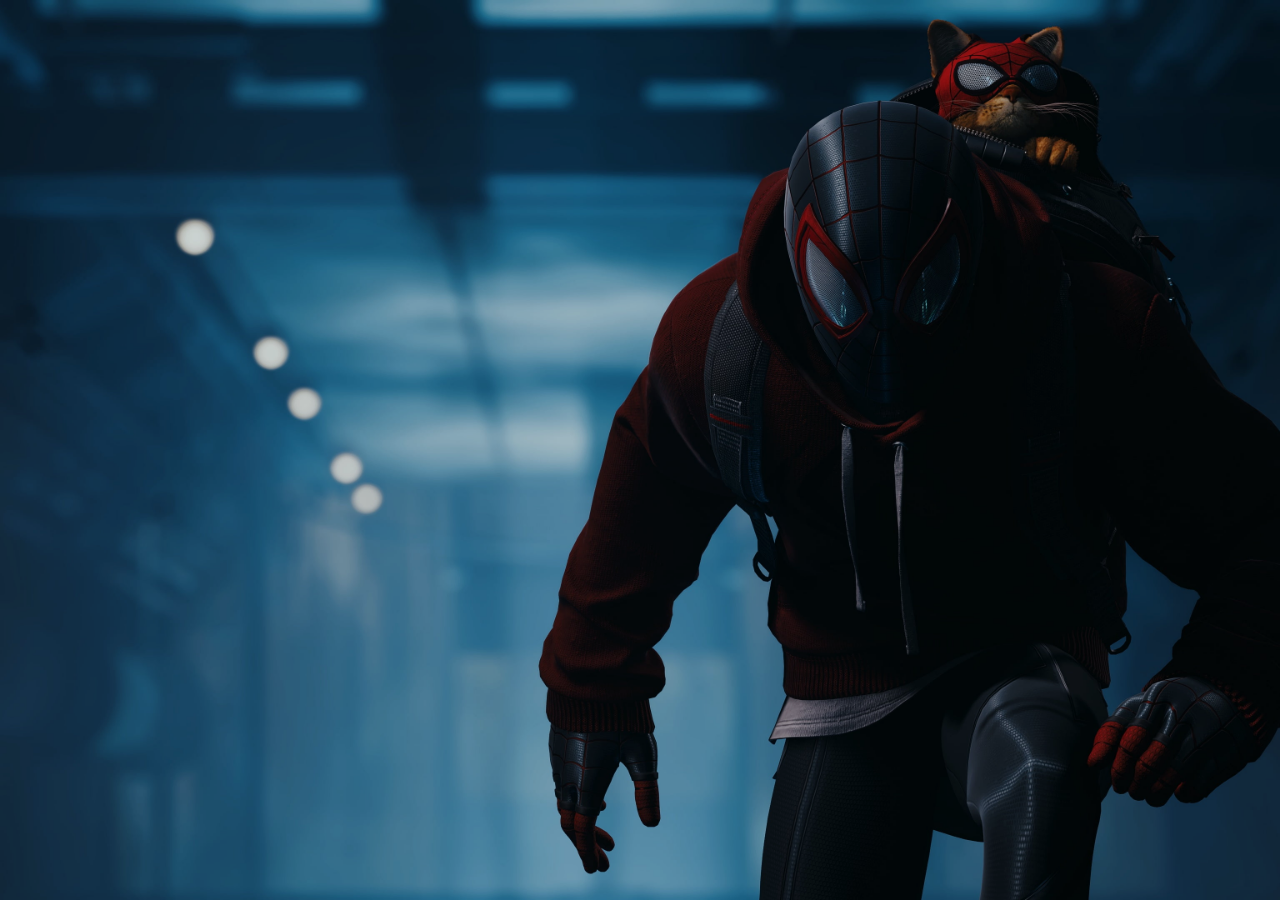
<file: index.html>
<!DOCTYPE html>
<html lang="en">
<head>
    <meta charset="UTF-8">
    <meta name="viewport" content="width=device-width, initial-scale=1.0">
    <title>Spider-Man</title>
    <link rel="stylesheet" href="./CSS/style.css">
</head>
<body>
    <header>
    <div id="navbar">
            <a href="index.html"> <img src="media/Logo.png" alt="Spider-Man logo"></a>
            <nav>
            <ul>
                <li><a href="index.html">Home</a></li>
                <li><a href="index2.html">Characters</a></li>
                <li><a href="index3.html">Products</a></li>
            </ul>
            </nav>
        </div>
        <div class="content">
        <h1>Spider<span class="primary-text">-Man</span> </h1>
        <p>
            Orphaned Peter Parker gains spider-like superpowers from a radioactive bite. His Uncle Ben's death teaches him "with great power comes great responsibility, inspiring him to become the crime-fighting hero <span class="Secondary-text">Spider-Man</span>.
        </p>
        <a href="index2.html" class="btn btn-primary"> Let's Go </a>
    </div>
    </header>
</body>
</html>
</file>
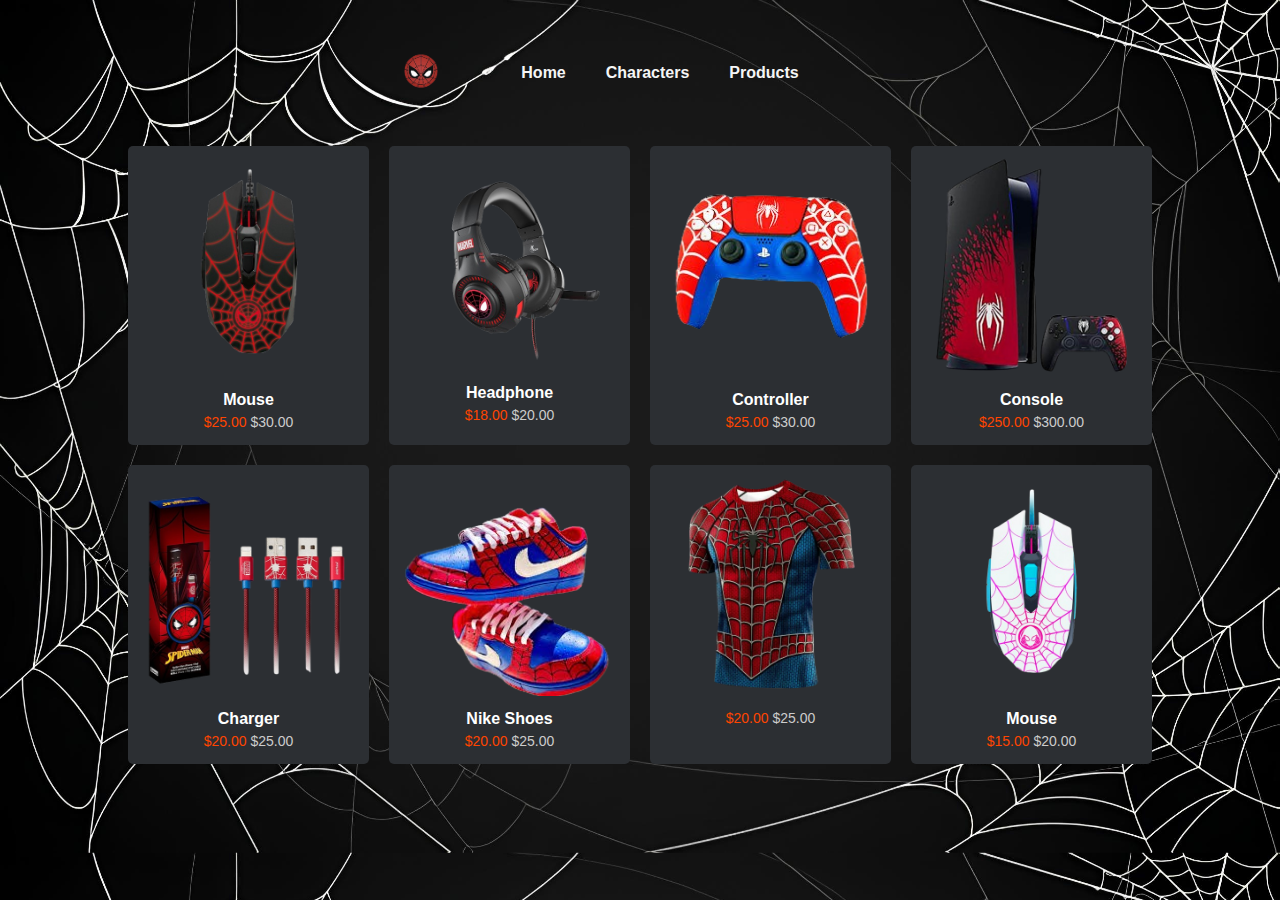
<file: index3.html>
<!DOCTYPE html>
<html lang="en">
<head>
    <meta charset="UTF-8">
    <meta name="viewport" content="width=device-width, initial-scale=1.0">
    <title>Spider - Products</title>
    <link rel="stylesheet" href="CSS/style3.css">
</head>
<body>
    <header>
        <div id="navbar">
                <a href="index.html"> <img src="media/Logo.png" alt="Spider-Man logo"></a>
                <nav>
                <ul>
                    <li><a href="index.html">Home</a></li>
                    <li><a href="index2.html">Characters</a></li>
                    <li><a href="index3.html">Products</a></li>
                </ul>
                </nav>
        </div>
    </header>
    <div class="main">
        <div class="products">
            <div class="product">
                <img src="media/Mouse1-removebg.png" alt="Mouse">
                <h4>Mouse</h4>
                <div class="price">$25.00 <span style="color: #ccc;">$30.00</span></div>
            </div>
            <div class="product">
                <img src="media/headphones-removebg-preview.png" alt="Headphones">
                <h4>Headphone</h4>
                <div class="price">$18.00 <span style="color: #ccc;">$20.00</span></div>
            </div>
            <div class="product">
                <img src="media/Controller-removebg-preview.png" alt="Controller">
                <h4>Controller</h4>
                <div class="price">$25.00 <span style="color: #ccc;">$30.00</span></div>
            </div>
            <div class="product">
                <img src="media/console-removebg-preview.png" alt="Console">
                <h4>Console</h4>
                <div class="price">$250.00 <span style="color: #ccc;">$300.00</span></div>
            </div>
            <div class="product">
                <img src="media/charger-removebg-preview.png" alt="Charger">
                <h4>Charger</h4>
                <div class="price">$20.00 <span style="color: #ccc;">$25.00</span></div>
            </div>
            <div class="product">
                <img src="media/shoes-removebg-preview.png" alt="Shoes">
                <h4>Nike Shoes</h4>
                <div class="price">$20.00 <span style="color: #ccc;">$25.00</span></div>
            </div>
            <div class="product">
                <img src="media/Shirt-removebg-preview.png" alt="Shirt">
                <h4></h4>
                <div class="price">$20.00 <span style="color: #ccc;">$25.00</span></div>
            </div>
            <div class="product">
                <img src="media/mouse2-removebg-preview.png" alt="Mouse">
                <h4>Mouse</h4>
                <div class="price">$15.00 <span style="color: #ccc;">$20.00</span></div>
            </div>
        </div>

</body>
</html>
</file>
<file: CSS/style.css>
@import url('https://fonts.googleapis.com/css2?family=Quicksand:wght@300..700&display=swap');

* {
    padding: 0;
    margin: 0;
    box-sizing: border-box;

}

body {
    font-family: "Quicksand", serif ;
}

ul {
    list-style:none ;
}

a {
    text-decoration: none;
}

.primary-text {
    color: red;
} 

.Secondary-text {
    color: skyblue;
}

.btn {
    display: flex;
    padding: 15px 30px;
    border:none ;
    border-radius: 15px ;
}

.btn-primary {
    color: aliceblue;
    border: 1px solid burlywood;
}

.btn-primary:hover {
    background:red;
}

header {
    height: 100vh;
    background: url(/media/WelcomePage\ Background.jpg) center center/cover no-repeat ;
    
}

#navbar img {
    width: 80px;
}

#navbar {
    display: flex;
    justify-content: space-between;
    align-items: center;
}

#navbar ul {
    display: flex;
    margin-right: 100px;
}

#navbar ul  li a {
    padding: 15px 20px;
    color: burlywood;
    font-weight: 600;
}

#navbar ul  li a:hover{
    border-bottom: 2px solid red;
}

header .content {
    display: flex;
    flex-direction: column;
    justify-content: center;
    align-items: center;
    margin-left: 5vh;
    margin-right: 60%;
    height: 60vh;
}

header .content h1 {
    font-size: 40px;
    color: blue;
}

header .content p {
    margin: 20px 0 40px;
    color: burlywood;
}

header::before {
    content: "" ;
    position: absolute;
    top: 0;
    left: 0;
    height: 100%;
    width: 100%;
    background-color: rgb(0, 0, 0,0.1);
}

header * {
    z-index: 10;
}

/* animaton */

#navbar {
    position: relative;
    top: 50px;
    animation: slide-top 1s linear forwards;
    opacity: 0;
}

@keyframes slide-top{
    0%{
        top: 150px;
        opacity: 0;
    }
    100%{
        top: 0;
        opacity: 1;
    }
}

.content{
    opacity: 0;
    transform: scale(0.8);
    animation: fade-img .5s linear forwards;
    animation-delay: 1.5s;
}

@keyframes fade-img{
    0%{
        opacity: 0;
        transform: scale(0.8);
    }
    100%{
        opacity: 1;
        transform: scale(1);
    }
}
</file>
<file: CSS/style3.css>
body {
            margin: 0;
            padding: 0;
            font-family: Arial, sans-serif;
            background: url(/media/background3\ \(1\).jpg);
            background-size: cover;
            color: #fff;
            display: flex;
            flex-direction: column;
            align-items: center;
        }

ul {
    list-style:none ;
}

a {
    text-decoration: none;
}
#navbar img {
    width: 80px;
}

#navbar {
    display: flex;
    justify-content: space-between;
    align-items: center;
}

#navbar ul {
    display: flex;
    margin-right: 80px;
}

#navbar ul  li a {
    padding: 10px 20px;
    color: whitesmoke;
    font-weight: 600;
}

#navbar ul  li a:hover{
    border-bottom: 2px solid red;
}

        .main {
            width: 80%;
            margin: 0px 0;
            display: flex;
        }
        .products {
            width: 100%;
            display: grid;
            grid-template-columns: repeat(4, 1fr);
            gap: 20px;
        }
        .product {
            text-align: center;
            background-color: #2c2f33;
            padding: 10px;
            border-radius: 5px;
        }
        .product img {
            width: 100%;
            height: auto;
            border-radius: 5px;
        }
        .product h4 {
            font-size: 16px;
            margin: 10px 0 5px;
        }
        .product .price {
            font-size: 14px;
            color: #ff4500;
            margin-bottom: 5px;
        }
</file>
